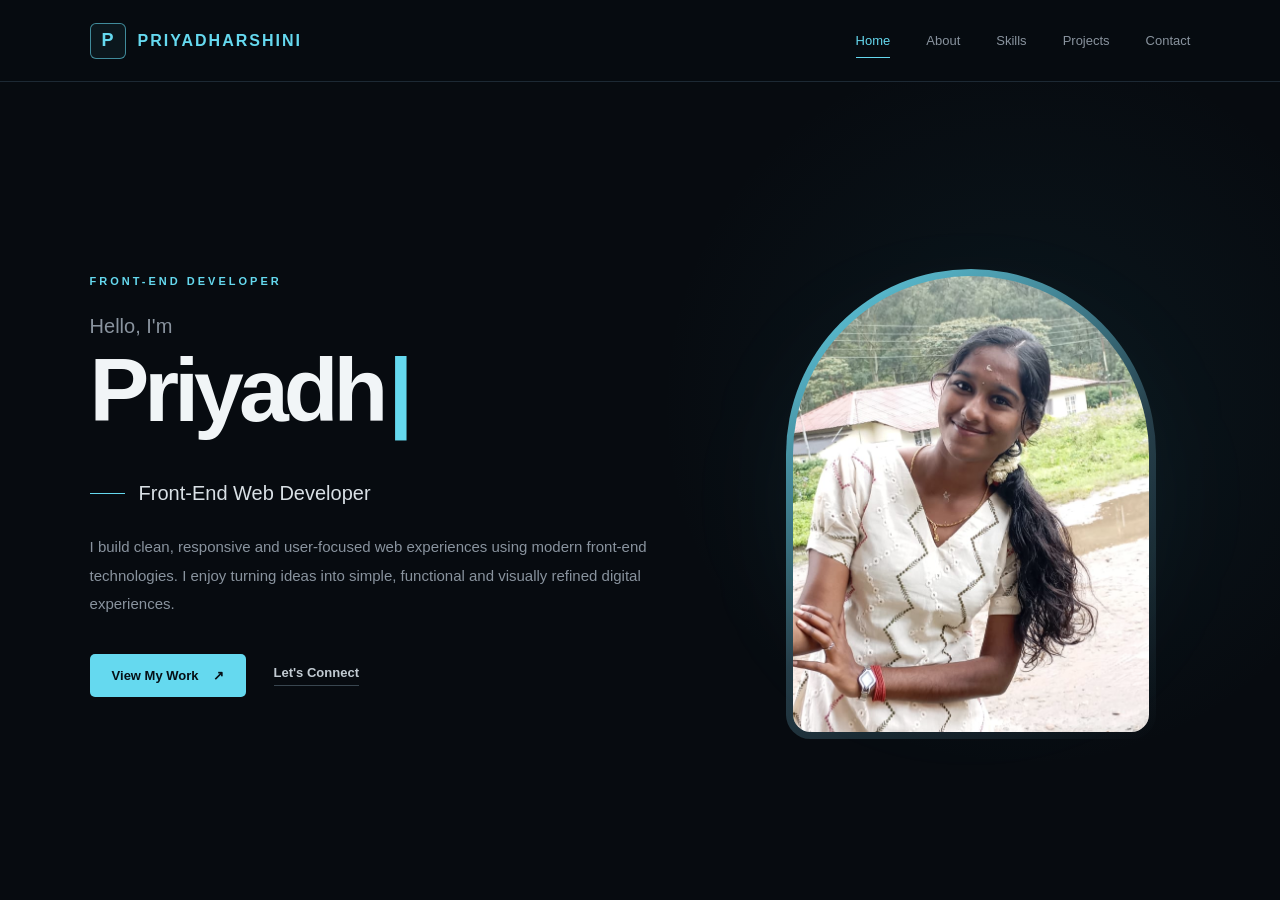
<file: index.html>
<!DOCTYPE html>
<html lang="en">

<head>
    <meta charset="UTF-8">

    <meta name="viewport" content="width=device-width, initial-scale=1.0">

    <title>Priyadharshini | Portfolio</title>

    <link rel="stylesheet" href="home.css">
</head>

<body>

    <!-- ================= NAVBAR ================= -->

    <header class="navbar">

        <a href="index.html" class="brand">

            <span class="brand-mark">P</span>

            <span class="brand-name">
                PRIYADHARSHINI
            </span>

        </a>


        <nav class="nav-links">

            <a href="index.html" class="active">
                Home
            </a>

            <a href="about.html">
                About
            </a>

            <a href="skills.html">
                Skills
            </a>

            <a href="projects.html">
                Projects
            </a>

            <a href="contact.html">
                Contact
            </a>

        </nav>

    </header>


    <!-- ================= HERO SECTION ================= -->

    <main class="hero">


        <!-- LEFT SIDE -->

        <section class="hero-content">

            <p class="eyebrow">
                FRONT-END DEVELOPER
            </p>


            <p class="intro">
                Hello, I'm
            </p>


            <!-- NAME WILL APPEAR LETTER BY LETTER -->

            <h1 id="myName"></h1>


            <div class="role">

                <span class="role-line"></span>

                <span id="roleText">
                    Front-End Web Developer
                </span>

            </div>


            <p class="description">

                I build clean, responsive and user-focused
                web experiences using modern front-end
                technologies. I enjoy turning ideas into
                simple, functional and visually refined
                digital experiences.

            </p>


            <!-- BUTTONS -->

            <div class="hero-buttons">

                <a href="projects.html" class="primary-btn">

                    View My Work

                    <span>↗</span>

                </a>


                <a href="contact.html" class="secondary-btn">

                    Let's Connect

                </a>

            </div>
       </section>

 <!-- ================= RIGHT SIDE ================= -->

        <section class="hero-image">
         <div class="image-wrapper">

                <div class="image-glow"></div>
                  <img
                    src="WhatsApp Image 2026-10-08 at 9.41.45 AM.jpeg"
                    alt="Priyadharshini Profile"
                >

            </div>
        </section>

    </main>
  <!-- JAVASCRIPT -->

    <script src="home.js"></script>

</body>

</html>
</file>
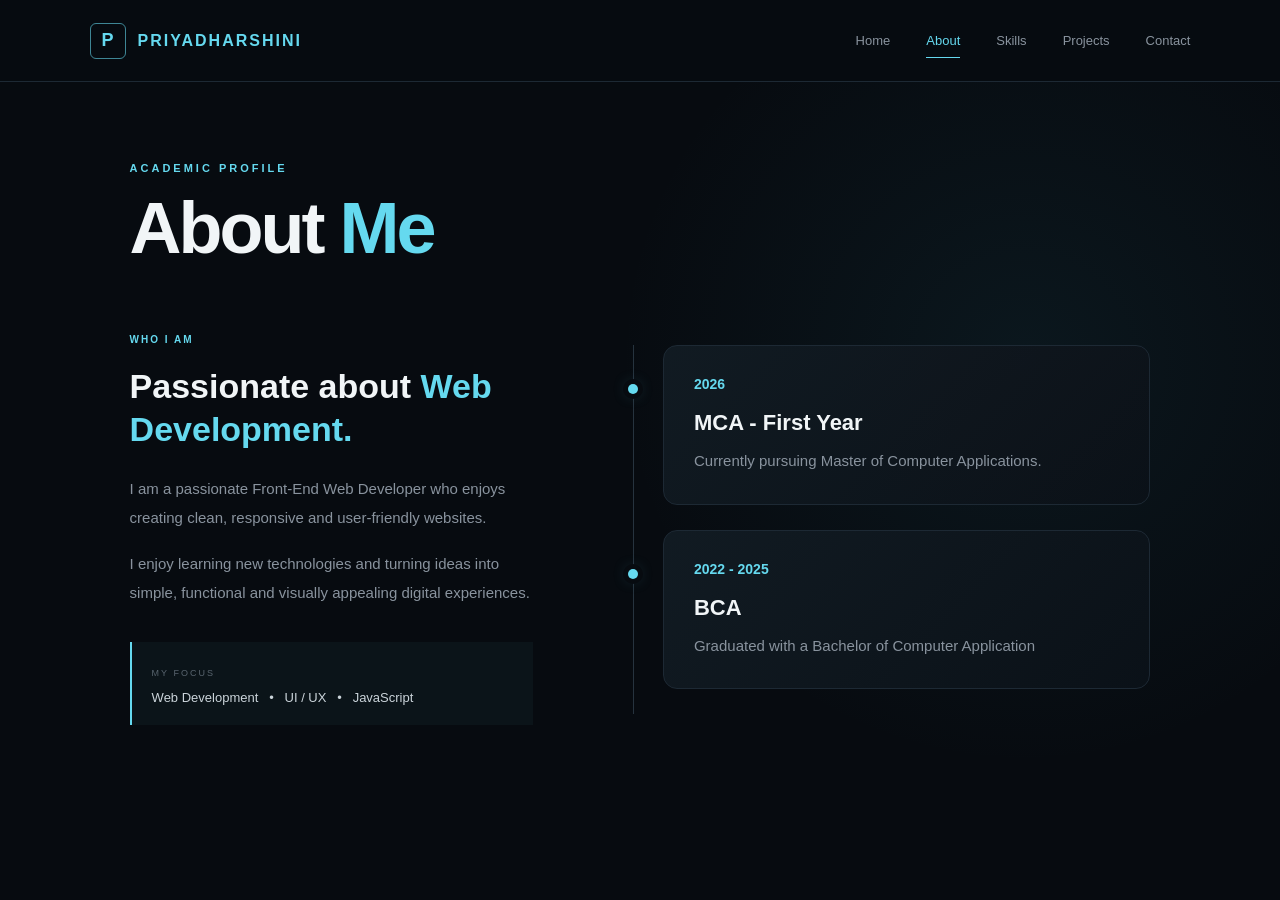
<file: about.html>
<!DOCTYPE html>
<html lang="en">
<head>
    <meta charset="UTF-8">
    <meta name="viewport" content="width=device-width, initial-scale=1.0">

    <title>About | Priyadharshini</title>

    <link rel="stylesheet" href="about.css">
</head>

<body>

<header class="navbar">

    <a href="index.html" class="brand">
        <span class="brand-mark">P</span>
        <span class="brand-name">PRIYADHARSHINI</span>
    </a>

    <nav class="nav-links">
        <a href="index.html">Home</a>
        <a href="about.html" class="active">About</a>
        <a href="skills.html">Skills</a>
        <a href="projects.html">Projects</a>
        <a href="contact.html">Contact</a>
    </nav>

</header>


<main class="about-section">

    <div class="section-heading">
        <p>ACADEMIC PROFILE</p>
        <h1>About <span>Me</span></h1>
    </div>


    <div class="about-container">

        <!-- LEFT SIDE -->

        <section class="about-content">

            <p class="small-title">WHO I AM</p>

            <h2>
                Passionate about
                <span>Web Development.</span>
            </h2>

            <p class="about-text">
                I am a passionate Front-End Web Developer who enjoys
                creating clean, responsive and user-friendly websites.
            </p>

            <p class="about-text">
                I enjoy learning new technologies and turning ideas
                into simple, functional and visually appealing
                digital experiences.
            </p>

            <div class="focus-box">

                <span>MY FOCUS</span>

                <p>
                    Web Development &nbsp; • &nbsp;
                    UI / UX &nbsp; • &nbsp;
                    JavaScript
                </p>

            </div>

        </section>


        <!-- RIGHT SIDE -->

        <section class="education">

            <div class="education-card">

                <div class="year">
                    2026
                </div>

                <h2>MCA - First Year</h2>

                <p>
                    Currently pursuing Master of Computer Applications.
                </p>

            </div>


            <div class="education-card">

                <div class="year">
                    2022 - 2025
                </div>

                <h2>BCA </h2>

                <p>
                    Graduated with a Bachelor of Computer Application
                </p>

            </div>

        </section>

    </div>

</main>

</body>
</html>
</file>
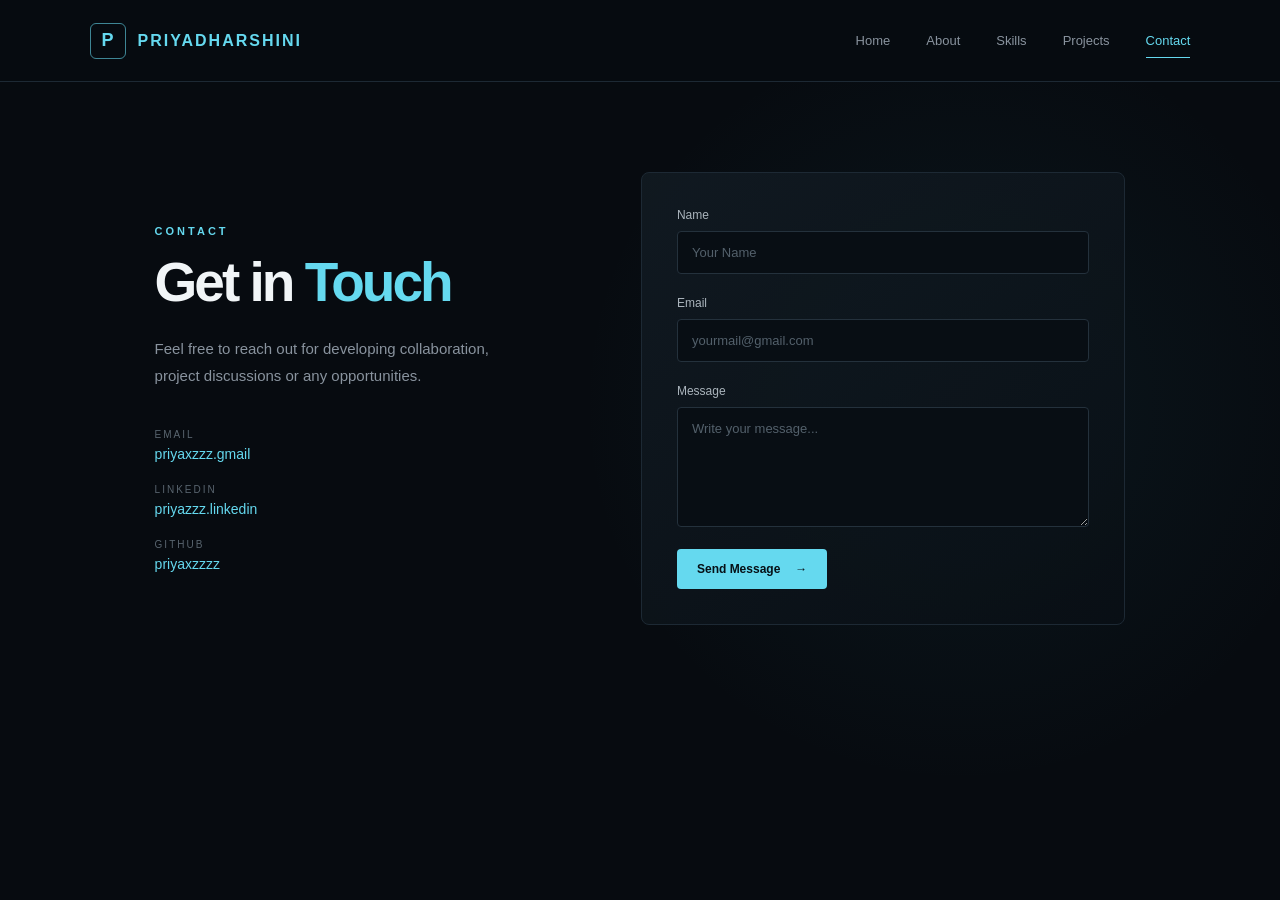
<file: contact.html>
<!DOCTYPE html>
<html lang="en">

<head>
    <meta charset="UTF-8">
    <meta name="viewport" content="width=device-width, initial-scale=1.0">

    <title>Contact | Priyadharshini</title>

    <link rel="stylesheet" href="contact.css">
</head>

<body>

<header class="navbar">

    <a href="index.html" class="brand">
        <span class="brand-mark">P</span>
        <span class="brand-name">PRIYADHARSHINI</span>
    </a>

    <nav class="nav-links">
        <a href="index.html">Home</a>
        <a href="about.html">About</a>
        <a href="skills.html">Skills</a>
        <a href="projects.html">Projects</a>
        <a href="contact.html" class="active">Contact</a>
    </nav>

</header>


<main class="contact-section">

    <div class="contact-container">

        <!-- LEFT SIDE -->

        <div class="contact-info">

            <p class="small-title">CONTACT</p>

            <h1>
                Get in <span>Touch</span>
            </h1>

            <p class="description">
                Feel free to reach out for developing collaboration,
                project discussions or any opportunities.
            </p>


            <div class="details">

                <div class="detail-item">

                    <span>Email</span>

                    <a href="https://accounts.google.com/SignOutOptions?hl=en-GB&continue=https://mail.google.com/mail&service=mail&ec=GBRAFw">
                       priyaxzzz.gmail 
                    </a>

                </div>


                <div class="detail-item">

                    <span>LinkedIn</span>

                    <a
                        href="https://www.linkedin.com/in/priya-siva-8b4496442"
                        target="_blank"
                    >
            priyazzz.linkedin
                    </a>

                </div>


                <div class="detail-item">

                    <span>GitHub</span>

                    <a
                        href="https://github.com/priyaxzzzz"
                        target="_blank"
                    >
                 priyaxzzzz
                    </a>

                </div>

            </div>

        </div>


        <!-- RIGHT SIDE FORM -->

        <div class="contact-form">

            <form>

                <div class="form-group">

                    <label for="name">Name</label>

                    <input
                        type="text"
                        id="name"
                        placeholder="Your Name"
                        required
                    >

                </div>


                <div class="form-group">

                    <label for="email">Email</label>

                    <input
                        type="email"
                        id="email"
                        placeholder="yourmail@gmail.com"
                        required
                    >

                </div>


                <div class="form-group">

                    <label for="message">Message</label>

                    <textarea
                        id="message"
                        rows="5"
                        placeholder="Write your message..."
                        required
                    ></textarea>

                </div>


                <button type="submit">
                    Send Message
                    <span>→</span>
                </button>

            </form>

        </div>

    </div>

</main>

</body>
</html>
</file>
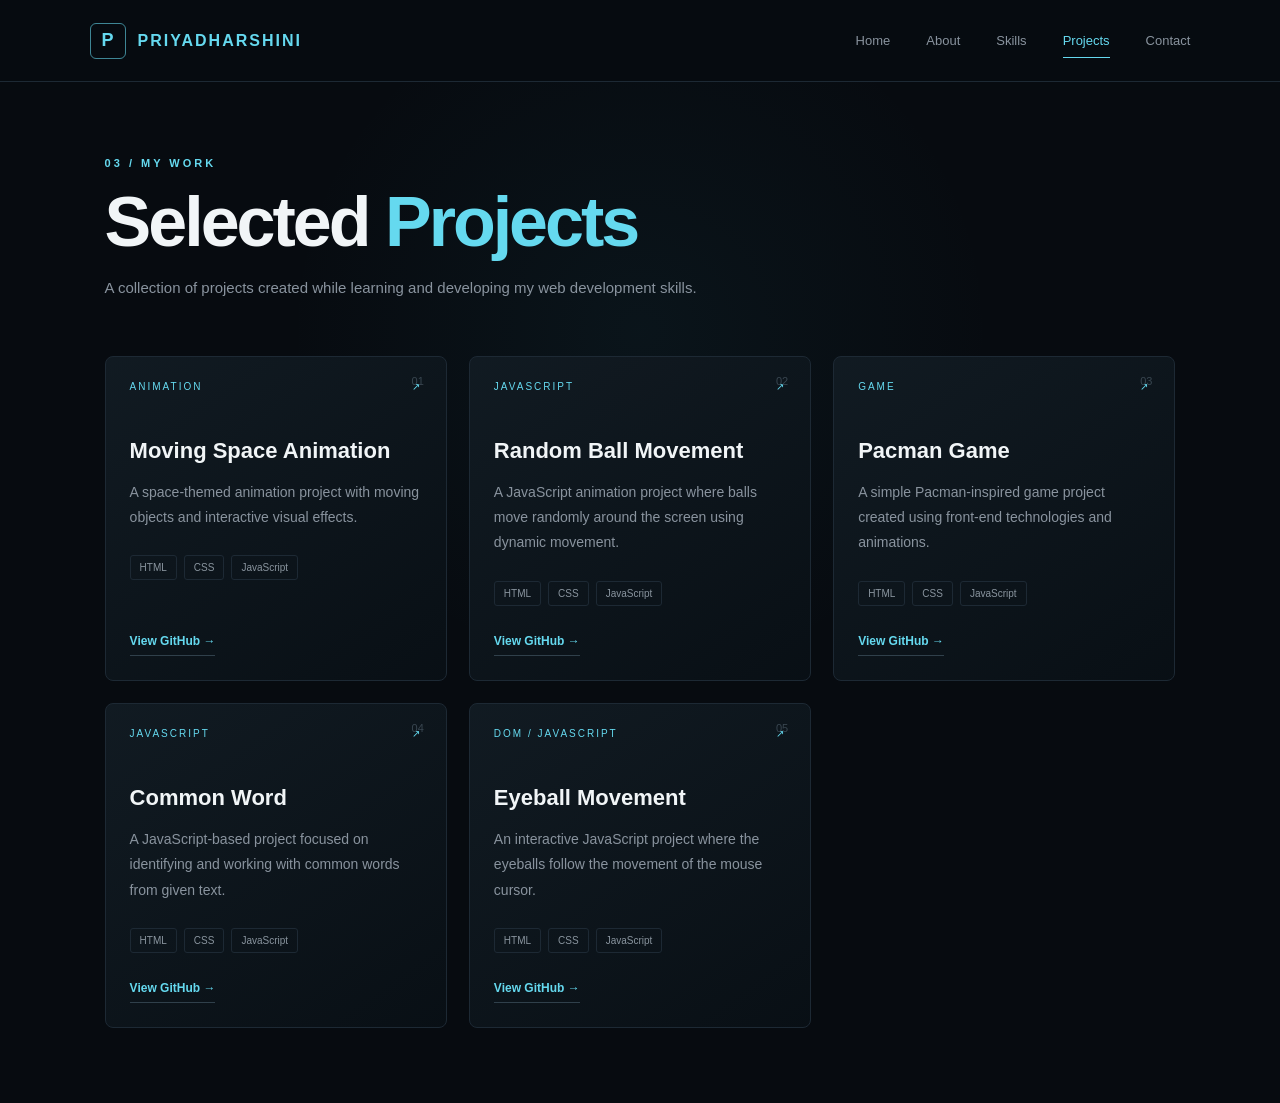
<file: projects.html>
<!DOCTYPE html>
<html lang="en">
<head>
    <meta charset="UTF-8">
    <meta name="viewport" content="width=device-width, initial-scale=1.0">

    <title>Projects | Priyadharshini</title>

    <link rel="stylesheet" href="projects.css">
</head>

<body>

<header class="navbar">

    <a href="index.html" class="brand">
        <span class="brand-mark">P</span>
        <span class="brand-name">PRIYADHARSHINI</span>
    </a>

    <nav class="nav-links">
        <a href="index.html">Home</a>
        <a href="about.html">About</a>
        <a href="skills.html">Skills</a>
        <a href="projects.html" class="active">Projects</a>
        <a href="contact.html">Contact</a>
    </nav>

</header>


<main class="projects-section">

    <div class="section-heading">

        <p>03 / MY WORK</p>

        <h1>Selected <span>Projects</span></h1>

        <p class="description">
            A collection of projects created while learning
            and developing my web development skills.
        </p>

    </div>


    <div class="projects-grid">


        <!-- PROJECT 1 -->

        <article class="project-card">

            <div class="project-number">01</div>

            <div class="project-top">
                <span>ANIMATION</span>
                <span>↗</span>
            </div>

            <h2>Moving Space Animation</h2>

            <p>
                A space-themed animation project with moving
                objects and interactive visual effects.
            </p>

            <div class="project-tech">
                <span>HTML</span>
                <span>CSS</span>
                <span>JavaScript</span>
            </div>

            <a
                href="https://priyaxzzzz.github.io/moving_space/"
                target="_blank"
                class="github-btn"
            >
                View GitHub →
            </a>

        </article>


        <!-- PROJECT 2 -->

        <article class="project-card">

            <div class="project-number">02</div>

            <div class="project-top">
                <span>JAVASCRIPT</span>
                <span>↗</span>
            </div>

            <h2>Random Ball Movement</h2>

            <p>
                A JavaScript animation project where balls move
                randomly around the screen using dynamic movement.
            </p>

            <div class="project-tech">
                <span>HTML</span>
                <span>CSS</span>
                <span>JavaScript</span>
            </div>

            <a
                href="https://priyaxzzzz.github.io/Random_Ball_Movement/"
                target="_blank"
                class="github-btn"
            >
                View GitHub →
            </a>

        </article>


        <!-- PROJECT 3 -->

        <article class="project-card">

            <div class="project-number">03</div>

            <div class="project-top">
                <span>GAME</span>
                <span>↗</span>
            </div>

            <h2>Pacman Game</h2>

            <p>
                A simple Pacman-inspired game project created
                using front-end technologies and animations.
            </p>

            <div class="project-tech">
                <span>HTML</span>
                <span>CSS</span>
                <span>JavaScript</span>
            </div>

            <a
                href="https://priyaxzzzz.github.io/pacMan_edge_detection/"
                target="_blank"
                class="github-btn"
            >
                View GitHub →
            </a>

        </article>


        <!-- PROJECT 4 -->

        <article class="project-card">

            <div class="project-number">04</div>

            <div class="project-top">
                <span>JAVASCRIPT</span>
                <span>↗</span>
            </div>

            <h2>Common Word</h2>

            <p>
                A JavaScript-based project focused on identifying
                and working with common words from given text.
            </p>

            <div class="project-tech">
                <span>HTML</span>
                <span>CSS</span>
                <span>JavaScript</span>
            </div>

            <a
                href="https://priyaxzzzz.github.io/comman_word_count/"
                target="_blank"
                class="github-btn"
            >
                View GitHub →
            </a>

        </article>


        <!-- PROJECT 5 -->

        <article class="project-card">

            <div class="project-number">05</div>

            <div class="project-top">
                <span>DOM / JAVASCRIPT</span>
                <span>↗</span>
            </div>

            <h2>Eyeball Movement</h2>

            <p>
                An interactive JavaScript project where the
                eyeballs follow the movement of the mouse cursor.
            </p>

            <div class="project-tech">
                <span>HTML</span>
                <span>CSS</span>
                <span>JavaScript</span>
            </div>

            <a
                href="https://priyaxzzzz.github.io/Eyeballmoment/"
                target="_blank"
                class="github-btn"
            >
                View GitHub →
            </a>

        </article>


    </div>

</main>

</body>
</html>
</file>
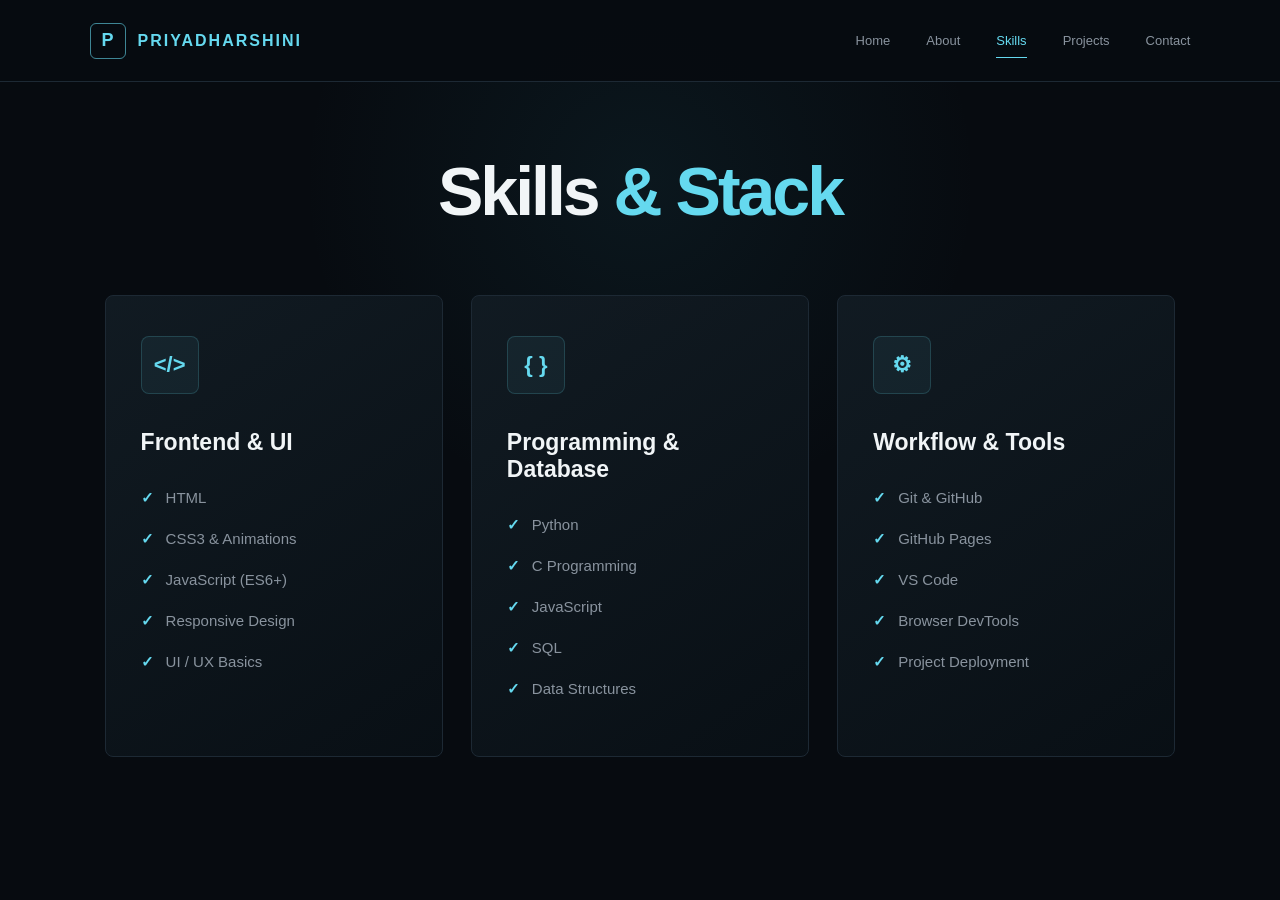
<file: skills.html>
<!DOCTYPE html>
<html lang="en">
<head>
    <meta charset="UTF-8">
    <meta name="viewport" content="width=device-width, initial-scale=1.0">

    <title>Skills | Priyadharshini</title>

    <link rel="stylesheet" href="skills.css">
</head>

<body>

<header class="navbar">

    <a href="index.html" class="brand">
        <span class="brand-mark">P</span>
        <span class="brand-name">PRIYADHARSHINI</span>
    </a>

    <nav class="nav-links">
        <a href="index.html">Home</a>
        <a href="about.html">About</a>
        <a href="skills.html" class="active">Skills</a>
        <a href="projects.html">Projects</a>
        <a href="contact.html">Contact</a>
    </nav>

</header>


<main class="skills-section">

    <h1>Skills <span>& Stack</span></h1>


    <div class="skills-container">

        <!-- CARD 1 -->

        <div class="skill-card">

            <div class="skill-icon">&lt;/&gt;</div>

            <h2>Frontend & UI</h2>

            <ul>
                <li>HTML</li>
                <li>CSS3 & Animations</li>
                <li>JavaScript (ES6+)</li>
                <li>Responsive Design</li>
                <li>UI / UX Basics</li>
            </ul>

        </div>


        <!-- CARD 2 -->

        <div class="skill-card">

            <div class="skill-icon">{ }</div>

            <h2>Programming & Database</h2>

            <ul>
                <li>Python</li>
                <li>C Programming</li>
                <li>JavaScript</li>
                <li>SQL</li>
                <li>Data Structures</li>
            </ul>

        </div>


        <!-- CARD 3 -->

        <div class="skill-card">

            <div class="skill-icon">⚙</div>

            <h2>Workflow & Tools</h2>

            <ul>
                <li>Git & GitHub</li>
                <li>GitHub Pages</li>
                <li>VS Code</li>
                <li>Browser DevTools</li>
                <li>Project Deployment</li>
            </ul>

        </div>

    </div>

</main>

</body>
</html>
</file>
<file: home.css>
/* ================= BASIC RESET ================= */

* {
    margin: 0;
    padding: 0;
    box-sizing: border-box;
}


/* ================= BODY ================= */

body {

    font-family: "Segoe UI", Arial, sans-serif;

    background:
        radial-gradient(
            circle at 80% 45%,
            rgba(45, 130, 150, 0.10),
            transparent 32%
        ),
        #070b10;

    color: #f1f5f7;

    min-height: 100vh;

}


/* ================= COLORS ================= */

:root {

    --background: #070b10;

    --primary: #65d9ef;

    --text: #f1f5f7;

    --muted: #89939e;

    --border: #1d2934;

}


/* ================= NAVBAR ================= */

.navbar {

    width: 100%;

    height: 82px;

    padding: 0 7%;

    display: flex;

    align-items: center;

    justify-content: space-between;

    border-bottom: 1px solid var(--border);

    background: rgba(7, 11, 16, 0.95);

}


/* ================= BRAND ================= */

.brand {

    display: flex;

    align-items: center;

    gap: 12px;

    text-decoration: none;

    color: var(--primary);

}


.brand-mark {

    width: 36px;

    height: 36px;

    display: flex;

    align-items: center;

    justify-content: center;

    border: 1px solid rgba(101, 217, 239, 0.6);

    border-radius: 6px;

    background: rgba(101, 217, 239, 0.06);

    color: var(--primary);

    font-size: 18px;

    font-weight: bold;

}


.brand-name {

    font-size: 16px;

    font-weight: 700;

    letter-spacing: 2px;

}


/* ================= NAVIGATION ================= */

.nav-links {

    display: flex;

    align-items: center;

    gap: 36px;

}


.nav-links a {

    position: relative;

    color: #89939e;

    text-decoration: none;

    font-size: 13px;

    transition: 0.3s;

}


.nav-links a:hover {

    color: var(--primary);

}


.nav-links a.active {

    color: var(--primary);

}


.nav-links a.active::after {

    content: "";

    position: absolute;

    left: 0;

    right: 0;

    bottom: -10px;

    height: 1px;

    background: var(--primary);

}


/* ================= HERO ================= */

.hero {

    max-width: 1300px;

    min-height: calc(100vh - 82px);

    margin: auto;

    padding: 70px 7% 45px;

    display: grid;

    grid-template-columns: 1.15fr 0.85fr;

    align-items: center;

    gap: 70px;

}


/* ================= LEFT CONTENT ================= */

.hero-content {

    max-width: 720px;

}


/* ================= SMALL TITLE ================= */

.eyebrow {

    color: var(--primary);

    font-size: 11px;

    font-weight: 600;

    letter-spacing: 3px;

    margin-bottom: 28px;

}


/* ================= HELLO ================= */

.intro {

    color: var(--muted);

    font-size: 20px;

    margin-bottom: 10px;

}


/* ================= NAME ================= */

.hero h1 {

    min-height: 100px;

    font-size: clamp(60px, 7vw, 105px);

    line-height: 0.95;

    letter-spacing: -5px;

    font-weight: 700;

    color: var(--text);

    margin-bottom: 30px;

}


/* Name cursor */

.hero h1::after {

    content: "|";

    color: var(--primary);

    margin-left: 5px;

    animation: blink 0.8s infinite;

}


/* Cursor animation */

@keyframes blink {

    0% {
        opacity: 1;
    }

    50% {
        opacity: 0;
    }

    100% {
        opacity: 1;
    }

}


/* ================= ROLE ================= */

.role {

    display: flex;

    align-items: center;

    gap: 14px;

    color: #d9e0e5;

    font-size: 20px;

    font-weight: 500;

    min-height: 30px;

    margin-bottom: 25px;

}


.role-line {

    width: 35px;

    height: 1px;

    background: var(--primary);

}


#roleText {

    transition: opacity 0.3s ease;

}


/* ================= DESCRIPTION ================= */

.description {

    max-width: 610px;

    color: var(--muted);

    font-size: 15px;

    line-height: 1.9;

    margin-bottom: 35px;

}


/* ================= BUTTONS ================= */

.hero-buttons {

    display: flex;

    align-items: center;

    gap: 28px;

    margin-bottom: 35px;

}


/* PRIMARY BUTTON */

.primary-btn {

    display: inline-flex;

    align-items: center;

    gap: 14px;

    padding: 14px 22px;

    background: var(--primary);

    color: #061016;

    text-decoration: none;

    border-radius: 5px;

    font-size: 13px;

    font-weight: 700;

    transition: 0.3s;

}


.primary-btn:hover {

    transform: translateY(-3px);

    box-shadow:
        0 10px 30px rgba(101, 217, 239, 0.18);

}


/* SECONDARY BUTTON */

.secondary-btn {

    color: #c2cbd2;

    text-decoration: none;

    font-size: 13px;

    font-weight: 600;

    padding-bottom: 5px;

    border-bottom: 1px solid #394650;

    transition: 0.3s;

}


.secondary-btn:hover {

    color: var(--primary);

    border-color: var(--primary);

}


/* ================= TECH STACK ================= */

.tech-stack {

    display: flex;

    align-items: center;

    flex-wrap: wrap;

    gap: 10px;

}


.tech-title {

    color: #59656f;

    font-size: 10px;

    letter-spacing: 2px;

    margin-right: 5px;

}


.tech-stack span:not(.tech-title) {

    padding: 7px 11px;

    border: 1px solid #202c37;

    border-radius: 4px;

    background: #0b1118;

    color: #89949e;

    font-size: 11px;

}


/* ================= RIGHT SIDE IMAGE ================= */

.hero-image {

    display: flex;

    flex-direction: column;

    align-items: center;

    justify-content: center;

}


/* IMAGE CONTAINER */

.image-wrapper {

    position: relative;

    width: 370px;

    height: 470px;

    padding: 7px;

    border-radius: 190px 190px 25px 25px;

    background:
        linear-gradient(
            145deg,
            var(--primary),
            #263d48 55%,
            transparent
        );

}


/* IMAGE */

.image-wrapper img {

    position: relative;

    z-index: 2;

    width: 100%;

    height: 100%;

    display: block;

    object-fit: cover;

    border-radius: 183px 183px 18px 18px;

    filter: saturate(0.85);

}


/* IMAGE GLOW */

.image-glow {

    position: absolute;

    width: 280px;

    height: 280px;

    left: 45px;

    top: 90px;

    border-radius: 50%;

    background: rgba(101, 217, 239, 0.12);

    filter: blur(70px);

}


/* ================= IMAGE CAPTION ================= */

.image-caption {

    width: 370px;

    display: flex;

    align-items: center;

    justify-content: space-between;

    margin-top: 18px;

    padding-top: 14px;

    border-top: 1px solid var(--border);

}


.image-caption span {

    color: #59656f;

    font-size: 9px;

    letter-spacing: 1.5px;

}


.image-caption strong {

    color: var(--primary);

    font-size: 9px;

    font-weight: 600;

    letter-spacing: 1.5px;

}


/* ================= BOTTOM INFO ================= */

.bottom-info {

    max-width: 1300px;

    margin: auto;

    padding: 0 7% 35px;

    display: flex;

    gap: 70px;

}


.info-item {

    display: flex;

    align-items: center;

    gap: 12px;

}


.info-item span {

    color: var(--primary);

    font-size: 11px;

    font-weight: 600;

}


.info-item p {

    color: #697580;

    font-size: 11px;

}


/* ================= RESPONSIVE ================= */

@media (max-width: 900px) {

    .navbar {

        height: auto;

        padding: 22px 6%;

        flex-direction: column;

        gap: 22px;

    }


    .nav-links {

        gap: 18px;

        flex-wrap: wrap;

        justify-content: center;

    }


    .hero {

        grid-template-columns: 1fr;

        text-align: center;

        padding: 60px 6%;

        gap: 60px;

    }


    .hero-content {

        margin: auto;

    }


    .hero-image {

        order: -1;

    }


    .eyebrow {

        margin-bottom: 20px;

    }


    .role {

        justify-content: center;

    }


    .hero-buttons {

        justify-content: center;

        flex-wrap: wrap;

    }


    .description {

        margin-left: auto;

        margin-right: auto;

    }


    .tech-stack {

        justify-content: center;

    }


    .hero h1 {

        font-size: 60px;

        letter-spacing: -3px;

    }


    .image-wrapper {

        width: 280px;

        height: 360px;

    }


    .image-caption {

        width: 280px;

    }


    .bottom-info {

        justify-content: center;

        flex-wrap: wrap;

        gap: 25px;

    }

}
</file>
<file: about.css>
* {
    margin: 0;
    padding: 0;
    box-sizing: border-box;
}

:root {
    --background: #070b10;
    --primary: #65d9ef;
    --text: #f1f5f7;
    --muted: #89939e;
    --border: #1d2934;
}

body {
    font-family: "Segoe UI", Arial, sans-serif;

    background:
        radial-gradient(
            circle at 80% 40%,
            rgba(45, 130, 150, 0.10),
            transparent 35%
        ),
        var(--background);

    color: var(--text);
    min-height: 100vh;
}


/* ================= NAVBAR ================= */

.navbar {
    width: 100%;
    height: 82px;

    padding: 0 7%;

    display: flex;
    align-items: center;
    justify-content: space-between;

    border-bottom: 1px solid var(--border);

    background: rgba(7, 11, 16, 0.95);
}

.brand {
    display: flex;
    align-items: center;
    gap: 12px;

    text-decoration: none;
    color: var(--primary);
}

.brand-mark {
    width: 36px;
    height: 36px;

    display: flex;
    align-items: center;
    justify-content: center;

    border: 1px solid rgba(101, 217, 239, 0.6);
    border-radius: 6px;

    font-size: 18px;
    font-weight: bold;
}

.brand-name {
    font-size: 16px;
    font-weight: 700;
    letter-spacing: 2px;
}

.nav-links {
    display: flex;
    gap: 36px;
}

.nav-links a {
    position: relative;

    color: #89939e;
    text-decoration: none;

    font-size: 13px;

    transition: 0.3s;
}

.nav-links a:hover,
.nav-links a.active {
    color: var(--primary);
}

.nav-links a.active::after {
    content: "";

    position: absolute;

    left: 0;
    right: 0;

    bottom: -10px;

    height: 1px;

    background: var(--primary);
}


/* ================= ABOUT ================= */

.about-section {
    max-width: 1200px;

    margin: auto;

    padding: 80px 7%;
}


/* HEADING */

.section-heading p {
    color: var(--primary);

    font-size: 11px;
    font-weight: 600;

    letter-spacing: 3px;

    margin-bottom: 18px;
}

.section-heading h1 {
    font-size: clamp(50px, 6vw, 72px);

    line-height: 1;

    letter-spacing: -3px;

    margin-bottom: 70px;
}

.section-heading h1 span {
    color: var(--primary);
}


/* ================= TWO COLUMNS ================= */

.about-container {
    display: grid;

    grid-template-columns: 0.9fr 1.1fr;

    gap: 80px;

    align-items: center;
}


/* ================= LEFT CONTENT ================= */

.about-content {
    padding-right: 20px;
}

.small-title {
    color: var(--primary);

    font-size: 10px;
    font-weight: 600;

    letter-spacing: 2px;

    margin-bottom: 20px;
}

.about-content h2 {
    font-size: 34px;

    line-height: 1.25;

    margin-bottom: 25px;
}

.about-content h2 span {
    color: var(--primary);
}

.about-text {
    color: var(--muted);

    font-size: 15px;

    line-height: 1.9;

    margin-bottom: 18px;
}


/* FOCUS BOX */

.focus-box {
    margin-top: 35px;

    padding: 20px;

    border-left: 2px solid var(--primary);

    background: rgba(101, 217, 239, 0.04);
}

.focus-box span {
    color: #59656f;

    font-size: 9px;

    letter-spacing: 2px;
}

.focus-box p {
    color: #cbd4da;

    font-size: 13px;

    margin-top: 10px;
}


/* ================= RIGHT EDUCATION ================= */

.education {
    position: relative;

    padding-left: 30px;
}


/* TIMELINE LINE */

.education::before {
    content: "";

    position: absolute;

    left: 0;
    top: 0;

    width: 1px;

    height: 100%;

    background: #26333e;
}


/* EDUCATION CARD */

.education-card {
    position: relative;

    width: 100%;

    padding: 30px;

    margin-bottom: 25px;

    background:
        linear-gradient(
            135deg,
            rgba(18, 27, 35, 0.95),
            rgba(11, 17, 24, 0.95)
        );

    border: 1px solid var(--border);

    border-radius: 14px;

    transition: 0.3s;
}


/* TIMELINE DOT */

.education-card::before {
    content: "";

    position: absolute;

    left: -36px;

    top: 38px;

    width: 10px;
    height: 10px;

    border-radius: 50%;

    background: var(--primary);

    box-shadow:
        0 0 0 5px #070b10,
        0 0 15px rgba(101, 217, 239, 0.35);
}


.education-card:hover {
    transform: translateX(8px);

    border-color: rgba(101, 217, 239, 0.5);
}


/* YEAR */

.year {
    color: var(--primary);

    font-size: 14px;

    font-weight: 600;

    margin-bottom: 18px;
}


/* TITLE */

.education-card h2 {
    color: var(--text);

    font-size: 22px;

    margin-bottom: 12px;
}


/* DESCRIPTION */

.education-card p {
    color: var(--muted);

    font-size: 15px;

    line-height: 1.7;
}


/* ================= RESPONSIVE ================= */

@media (max-width: 850px) {

    .navbar {
        height: auto;

        padding: 22px 6%;

        flex-direction: column;

        gap: 20px;
    }

    .nav-links {
        gap: 18px;

        flex-wrap: wrap;

        justify-content: center;
    }

    .about-section {
        padding: 60px 6%;
    }

    .section-heading h1 {
        font-size: 48px;
    }

    .about-container {
        grid-template-columns: 1fr;

        gap: 50px;
    }

    .about-content {
        padding-right: 0;
    }

}
</file>
<file: contact.css>
* {
    margin: 0;
    padding: 0;
    box-sizing: border-box;
}

:root {
    --background: #070b10;
    --primary: #65d9ef;
    --text: #f1f5f7;
    --muted: #89939e;
    --border: #1d2934;
}

body {
    font-family: "Segoe UI", Arial, sans-serif;

    background:
        radial-gradient(
            circle at 75% 45%,
            rgba(45, 130, 150, 0.10),
            transparent 35%
        ),
        var(--background);

    color: var(--text);

    min-height: 100vh;
}


/* ================= NAVBAR ================= */

.navbar {
    width: 100%;
    height: 82px;

    padding: 0 7%;

    display: flex;
    align-items: center;
    justify-content: space-between;

    border-bottom: 1px solid var(--border);

    background: rgba(7, 11, 16, 0.95);
}


.brand {
    display: flex;
    align-items: center;

    gap: 12px;

    text-decoration: none;

    color: var(--primary);
}


.brand-mark {
    width: 36px;
    height: 36px;

    display: flex;
    align-items: center;
    justify-content: center;

    border: 1px solid rgba(101, 217, 239, 0.6);

    border-radius: 6px;

    font-size: 18px;

    font-weight: bold;
}


.brand-name {
    font-size: 16px;

    font-weight: 700;

    letter-spacing: 2px;
}


.nav-links {
    display: flex;

    align-items: center;

    gap: 36px;
}


.nav-links a {
    position: relative;

    color: #89939e;

    text-decoration: none;

    font-size: 13px;

    transition: 0.3s;
}


.nav-links a:hover,
.nav-links a.active {
    color: var(--primary);
}


.nav-links a.active::after {
    content: "";

    position: absolute;

    left: 0;
    right: 0;

    bottom: -10px;

    height: 1px;

    background: var(--primary);
}


/* ================= CONTACT ================= */

.contact-section {
    max-width: 1150px;

    margin: auto;

    padding: 90px 7%;
}


.contact-container {
    display: grid;

    grid-template-columns: 0.9fr 1.1fr;

    gap: 90px;

    align-items: center;
}


/* ================= LEFT SIDE ================= */

.contact-info {
    padding-right: 20px;
}


.small-title {
    color: var(--primary);

    font-size: 11px;

    font-weight: 600;

    letter-spacing: 3px;

    margin-bottom: 18px;
}


.contact-info h1 {
    font-size: 55px;

    line-height: 1;

    letter-spacing: -3px;

    margin-bottom: 25px;
}


.contact-info h1 span {
    color: var(--primary);
}


.description {
    color: var(--muted);

    font-size: 15px;

    line-height: 1.8;

    max-width: 430px;

    margin-bottom: 40px;
}


/* ================= DETAILS ================= */

.details {
    display: flex;

    flex-direction: column;

    gap: 22px;
}


.detail-item {
    display: flex;

    flex-direction: column;

    gap: 6px;
}


.detail-item span {
    color: #59656f;

    font-size: 10px;

    letter-spacing: 2px;

    text-transform: uppercase;
}


.detail-item a {
    width: fit-content;

    color: var(--primary);

    text-decoration: none;

    font-size: 14px;

    transition: 0.3s;
}


.detail-item a:hover {
    color: #b9f2fb;
}


/* ================= FORM ================= */

.contact-form {
    padding: 35px;

    border: 1px solid var(--border);

    border-radius: 8px;

    background:
        linear-gradient(
            145deg,
            rgba(18, 27, 35, 0.85),
            rgba(9, 15, 21, 0.85)
        );
}


.form-group {
    display: flex;

    flex-direction: column;

    margin-bottom: 22px;
}


.form-group label {
    color: #aab4bc;

    font-size: 12px;

    margin-bottom: 9px;
}


.form-group input,
.form-group textarea {
    width: 100%;

    padding: 13px 14px;

    background: #080e14;

    border: 1px solid #24313c;

    border-radius: 4px;

    color: var(--text);

    font-family: inherit;

    font-size: 13px;

    outline: none;

    transition: 0.3s;
}


.form-group input::placeholder,
.form-group textarea::placeholder {
    color: #53606b;
}


.form-group input:focus,
.form-group textarea:focus {
    border-color: var(--primary);

    box-shadow: 0 0 0 2px rgba(101, 217, 239, 0.05);
}


.form-group textarea {
    resize: vertical;

    min-height: 120px;
}


/* ================= BUTTON ================= */

.contact-form button {
    display: flex;

    align-items: center;

    gap: 15px;

    padding: 13px 20px;

    border: none;

    border-radius: 4px;

    background: var(--primary);

    color: #061016;

    font-size: 12px;

    font-weight: 700;

    cursor: pointer;

    transition: 0.3s;
}


.contact-form button:hover {
    transform: translateY(-3px);

    box-shadow:
        0 8px 25px rgba(101, 217, 239, 0.15);
}


/* ================= RESPONSIVE ================= */

@media (max-width: 850px) {

    .navbar {
        height: auto;

        padding: 22px 6%;

        flex-direction: column;

        gap: 20px;
    }


    .nav-links {
        gap: 18px;

        flex-wrap: wrap;

        justify-content: center;
    }


    .contact-section {
        padding: 60px 6%;
    }


    .contact-container {
        grid-template-columns: 1fr;

        gap: 50px;
    }


    .contact-info {
        padding-right: 0;
    }


    .contact-info h1 {
        font-size: 45px;
    }


    .contact-form {
        padding: 25px;
    }

}
</file>
<file: projects.css>
* {
    margin: 0;
    padding: 0;
    box-sizing: border-box;
}

:root {
    --background: #070b10;
    --primary: #65d9ef;
    --text: #f1f5f7;
    --muted: #89939e;
    --border: #1d2934;
}

body {
    font-family: "Segoe UI", Arial, sans-serif;

    background:
        radial-gradient(
            circle at 50% 30%,
            rgba(45, 130, 150, 0.08),
            transparent 35%
        ),
        var(--background);

    color: var(--text);

    min-height: 100vh;
}


/* ================= NAVBAR ================= */

.navbar {
    width: 100%;
    height: 82px;

    padding: 0 7%;

    display: flex;
    align-items: center;
    justify-content: space-between;

    border-bottom: 1px solid var(--border);

    background: rgba(7, 11, 16, 0.95);
}


.brand {
    display: flex;
    align-items: center;

    gap: 12px;

    text-decoration: none;

    color: var(--primary);
}


.brand-mark {
    width: 36px;
    height: 36px;

    display: flex;
    align-items: center;
    justify-content: center;

    border: 1px solid rgba(101, 217, 239, 0.6);

    border-radius: 6px;

    font-size: 18px;

    font-weight: bold;
}


.brand-name {
    font-size: 16px;

    font-weight: 700;

    letter-spacing: 2px;
}


.nav-links {
    display: flex;

    align-items: center;

    gap: 36px;
}


.nav-links a {
    position: relative;

    color: #89939e;

    text-decoration: none;

    font-size: 13px;

    transition: 0.3s;
}


.nav-links a:hover,
.nav-links a.active {
    color: var(--primary);
}


.nav-links a.active::after {
    content: "";

    position: absolute;

    left: 0;
    right: 0;

    bottom: -10px;

    height: 1px;

    background: var(--primary);
}


/* ================= PROJECT SECTION ================= */

.projects-section {
    max-width: 1250px;

    margin: auto;

    padding: 75px 7%;
}


/* HEADING */

.section-heading p:first-child {
    color: var(--primary);

    font-size: 11px;

    font-weight: 600;

    letter-spacing: 3px;

    margin-bottom: 18px;
}


.section-heading h1 {
    font-size: clamp(50px, 6vw, 70px);

    line-height: 1;

    letter-spacing: -3px;

    margin-bottom: 18px;
}


.section-heading h1 span {
    color: var(--primary);
}


.description {
    color: var(--muted);

    font-size: 15px;

    line-height: 1.7;

    margin-bottom: 55px;
}


/* ================= PROJECT GRID ================= */

.projects-grid {
    display: grid;

    grid-template-columns: repeat(3, 1fr);

    gap: 22px;
}


/* ================= CARD ================= */

.project-card {
    position: relative;

    min-height: 320px;

    padding: 24px;

    display: flex;

    flex-direction: column;

    background:
        linear-gradient(
            145deg,
            rgba(18, 27, 35, 0.95),
            rgba(9, 15, 21, 0.95)
        );

    border: 1px solid var(--border);

    border-radius: 8px;

    transition: 0.3s;
}


.project-card:hover {
    transform: translateY(-7px);

    border-color: rgba(101, 217, 239, 0.5);

    box-shadow:
        0 15px 35px rgba(0, 0, 0, 0.25);
}


/* NUMBER */

.project-number {
    position: absolute;

    top: 18px;

    right: 22px;

    color: #394650;

    font-size: 11px;
}


/* TOP */

.project-top {
    display: flex;

    justify-content: space-between;

    color: var(--primary);

    font-size: 10px;

    letter-spacing: 2px;

    margin-bottom: 45px;
}


/* TITLE */

.project-card h2 {
    font-size: 22px;

    line-height: 1.3;

    margin-bottom: 15px;
}


/* DESCRIPTION */

.project-card p {
    color: var(--muted);

    font-size: 14px;

    line-height: 1.8;

    margin-bottom: 25px;
}


/* TECHNOLOGIES */

.project-tech {
    display: flex;

    flex-wrap: wrap;

    gap: 7px;

    margin-bottom: 28px;
}


.project-tech span {
    padding: 6px 9px;

    border: 1px solid var(--border);

    border-radius: 3px;

    color: #89949e;

    font-size: 10px;
}


/* GITHUB BUTTON */

.github-btn {
    margin-top: auto;

    width: fit-content;

    padding-bottom: 7px;

    color: var(--primary);

    text-decoration: none;

    font-size: 12px;

    font-weight: 600;

    border-bottom: 1px solid #30404b;

    transition: 0.3s;
}


.github-btn:hover {
    border-color: var(--primary);
}


/* ================= RESPONSIVE ================= */

@media (max-width: 1000px) {

    .projects-grid {
        grid-template-columns: repeat(2, 1fr);
    }

}


@media (max-width: 800px) {

    .navbar {
        height: auto;

        padding: 22px 6%;

        flex-direction: column;

        gap: 20px;
    }


    .nav-links {
        gap: 18px;

        flex-wrap: wrap;

        justify-content: center;
    }


    .projects-section {
        padding: 55px 6%;
    }


    .projects-grid {
        grid-template-columns: 1fr;
    }


    .section-heading h1 {
        font-size: 48px;
    }

}
</file>
<file: skills.css>
* {
    margin: 0;
    padding: 0;
    box-sizing: border-box;
}

:root {
    --background: #070b10;
    --primary: #65d9ef;
    --text: #f1f5f7;
    --muted: #89939e;
    --border: #1d2934;
}

body {
    font-family: "Segoe UI", Arial, sans-serif;

    background:
        radial-gradient(
            circle at 50% 20%,
            rgba(45, 130, 150, 0.10),
            transparent 35%
        ),
        var(--background);

    color: var(--text);

    min-height: 100vh;
}


/* ================= NAVBAR ================= */

.navbar {
    width: 100%;
    height: 82px;

    padding: 0 7%;

    display: flex;
    align-items: center;
    justify-content: space-between;

    border-bottom: 1px solid var(--border);

    background: rgba(7, 11, 16, 0.95);
}

.brand {
    display: flex;
    align-items: center;
    gap: 12px;

    text-decoration: none;
    color: var(--primary);
}

.brand-mark {
    width: 36px;
    height: 36px;

    display: flex;
    align-items: center;
    justify-content: center;

    border: 1px solid rgba(101, 217, 239, 0.6);

    border-radius: 6px;

    font-size: 18px;
    font-weight: bold;
}

.brand-name {
    font-size: 16px;

    font-weight: 700;

    letter-spacing: 2px;
}

.nav-links {
    display: flex;

    align-items: center;

    gap: 36px;
}

.nav-links a {
    position: relative;

    color: #89939e;

    text-decoration: none;

    font-size: 13px;

    transition: 0.3s;
}

.nav-links a:hover,
.nav-links a.active {
    color: var(--primary);
}

.nav-links a.active::after {
    content: "";

    position: absolute;

    left: 0;
    right: 0;

    bottom: -10px;

    height: 1px;

    background: var(--primary);
}


/* ================= SKILLS ================= */

.skills-section {
    max-width: 1250px;

    margin: auto;

    padding: 70px 7%;
}


/* HEADING */

.skills-section > h1 {
    text-align: center;

    font-size: clamp(45px, 6vw, 68px);

    letter-spacing: -3px;

    margin-bottom: 65px;
}

.skills-section > h1 span {
    color: var(--primary);
}


/* ================= CARDS ================= */

.skills-container {
    display: grid;

    grid-template-columns: repeat(3, 1fr);

    gap: 28px;
}


.skill-card {
    min-height: 400px;

    padding: 40px 35px;

    background:
        linear-gradient(
            145deg,
            rgba(18, 27, 35, 0.95),
            rgba(9, 15, 21, 0.95)
        );

    border: 1px solid var(--border);

    border-radius: 8px;

    transition: 0.3s;
}


.skill-card:hover {
    transform: translateY(-8px);

    border-color: rgba(101, 217, 239, 0.5);

    box-shadow:
        0 15px 40px rgba(0, 0, 0, 0.25);
}


/* ICON */

.skill-icon {
    width: 58px;
    height: 58px;

    display: flex;

    align-items: center;
    justify-content: center;

    margin-bottom: 35px;

    border-radius: 8px;

    background: rgba(101, 217, 239, 0.06);

    border: 1px solid rgba(101, 217, 239, 0.18);

    color: var(--primary);

    font-size: 22px;

    font-weight: bold;
}


/* TITLE */

.skill-card h2 {
    font-size: 23px;

    margin-bottom: 28px;
}


/* LIST */

.skill-card ul {
    list-style: none;
}

.skill-card li {
    position: relative;

    color: #89939e;

    font-size: 15px;

    line-height: 1.8;

    padding-left: 25px;

    margin-bottom: 14px;
}


.skill-card li::before {
    content: "✓";

    position: absolute;

    left: 0;

    color: var(--primary);

    font-weight: bold;
}


/* ================= RESPONSIVE ================= */

@media (max-width: 950px) {

    .skills-container {
        grid-template-columns: 1fr;
    }

    .skill-card {
        min-height: auto;
    }
}


@media (max-width: 800px) {

    .navbar {
        height: auto;

        padding: 22px 6%;

        flex-direction: column;

        gap: 20px;
    }

    .nav-links {
        gap: 18px;

        flex-wrap: wrap;

        justify-content: center;
    }

    .skills-section {
        padding: 55px 6%;
    }

    .skills-section > h1 {
        font-size: 48px;
    }
}
</file>
